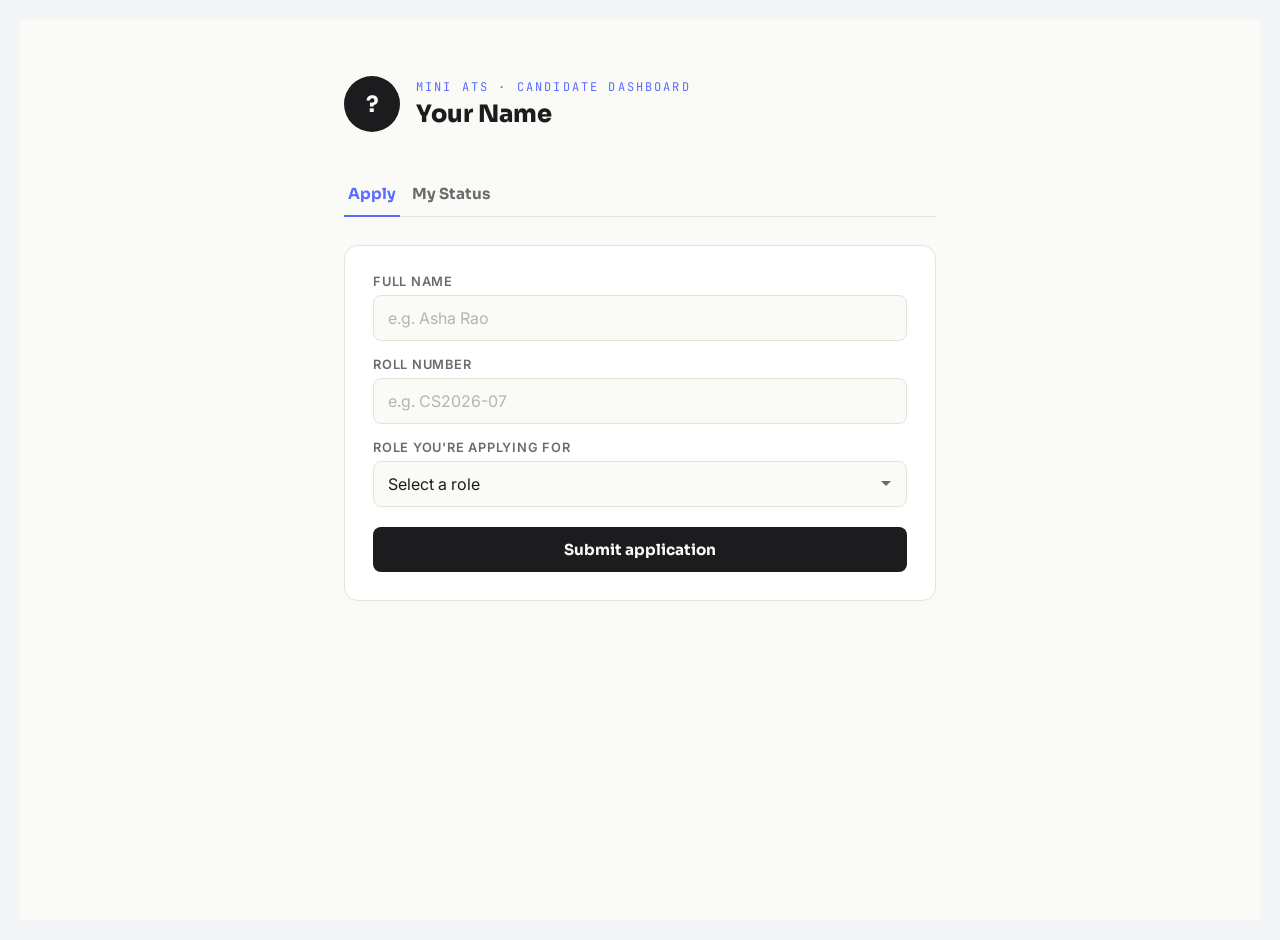
<file: templates/candidate.html>
<!DOCTYPE html>
<html lang="en">
<head>
    <meta charset="UTF-8">
    <meta name="viewport" content="width=device-width, initial-scale=1.0">
    <title>My Dashboard | Mini ATS</title>
    <link rel="preconnect" href="https://fonts.googleapis.com">
    <link rel="preconnect" href="https://fonts.gstatic.com" crossorigin>
    <link href="https://fonts.googleapis.com/css2?family=Sora:wght@400;600;700;800&family=Inter:wght@400;500;600&family=JetBrains+Mono:wght@400;500;700&display=swap" rel="stylesheet">
    <link rel="stylesheet" href="/static/style.css?v=7">
</head>
<body>
<div class="candidate-page">

    <div class="page">

        <!-- Profile header (placeholder for future login) -->
        <div class="dashboard-header">
            <div class="avatar">?</div>
            <div class="header-text">
                <p class="greeting">Mini ATS · Candidate Dashboard</p>
                <p class="name">Your Name</p>
            </div>
        </div>

        <!-- Section tabs -->
        <div class="section-tabs">
            <button class="tab-btn active" data-tab="apply">Apply</button>
            <button class="tab-btn" data-tab="status">My Status</button>
        </div>

        <!-- Apply Section -->
        <div class="tab-panel active" id="tab-apply">
            <form id="applyForm" class="lookup-form">
                <div class="field">
                    <label for="apply-name">Full name</label>
                    <input type="text" id="apply-name" name="name" placeholder="e.g. Asha Rao" required autocomplete="name">
                </div>
                <div class="field">
                    <label for="apply-roll">Roll number</label>
                    <input type="text" id="apply-roll" name="roll_number" placeholder="e.g. CS2026-07" required autocomplete="off">
                </div>
                <div class="field">
                    <label for="apply-role">Role you're applying for</label>
                    <select id="apply-role" name="role" required>
                        <option value="" disabled selected>Select a role</option>
                        <option value="Software Engineer">Software Engineer</option>
                        <option value="Frontend Developer">Frontend Developer</option>
                        <option value="Backend Developer">Backend Developer</option>
                        <option value="Data Analyst">Data Analyst</option>
                        <option value="DevOps Engineer">DevOps Engineer</option>
                    </select>
                </div>
                <button type="submit" class="submit-btn" id="applySubmitBtn">Submit application</button>
                <p class="form-error" id="applyError"></p>
                <p class="form-success" id="applySuccess"></p>
            </form>
        </div>

        <!-- Status Section -->
        <div class="tab-panel" id="tab-status">
            <form id="statusForm" class="lookup-form">
                <div class="field">
                    <label for="status-name">Full name</label>
                    <input type="text" id="status-name" name="name" placeholder="e.g. Asha Rao" required autocomplete="name">
                </div>
                <div class="field">
                    <label for="status-roll">Roll number</label>
                    <input type="text" id="status-roll" name="roll_number" placeholder="e.g. CS2026-07" required autocomplete="off">
                </div>
                <button type="submit" class="submit-btn" id="statusSubmitBtn">Check status</button>
                <p class="form-error" id="statusError"></p>
            </form>

            <div id="statusResultsWrapper" style="display:none;">
                <div class="refresh-row">
                    <p class="section-title">Your applications</p>
                    <button class="icon-btn" id="refreshBtn">Refresh</button>
                </div>
                <div id="resultsContainer"></div>
            </div>
        </div>

    </div>

</div>

<script>
    const STAGES = ['Applied', 'Interviewing', 'Technical Test', 'Offered'];
    let lastLookup = null; // remembers last { name, roll_number } for refresh

    // --- Tab switching ---
    document.querySelectorAll('.tab-btn').forEach(btn => {
        btn.addEventListener('click', () => {
            document.querySelectorAll('.tab-btn').forEach(b => b.classList.remove('active'));
            document.querySelectorAll('.tab-panel').forEach(p => p.classList.remove('active'));
            btn.classList.add('active');
            document.getElementById(`tab-${btn.dataset.tab}`).classList.add('active');
        });
    });

    // --- Apply form ---
    document.getElementById('applyForm').addEventListener('submit', async (e) => {
        e.preventDefault();
        const form = e.target;
        const btn = document.getElementById('applySubmitBtn');
        const errorEl = document.getElementById('applyError');
        const successEl = document.getElementById('applySuccess');

        errorEl.classList.remove('active');
        successEl.classList.remove('active');
        errorEl.textContent = '';
        successEl.textContent = '';
        btn.disabled = true;
        btn.textContent = 'Submitting…';

        const payload = {
            name: form.name.value,
            roll_number: form.roll_number.value,
            role: form.role.value
        };

        try {
            const res = await fetch('/api/apply', {
                method: 'POST',
                headers: { 'Content-Type': 'application/json' },
                body: JSON.stringify(payload)
            });
            const data = await res.json();

            if (!res.ok) {
                errorEl.textContent = data.error || 'Something went wrong. Please try again.';
                errorEl.classList.add('active');
            } else {
                successEl.textContent = `Application submitted for ${payload.role}. You can track its progress in "My Status".`;
                successEl.classList.add('active');
                form.reset();
            }
        } catch (err) {
            errorEl.textContent = 'Network error — please check your connection and try again.';
            errorEl.classList.add('active');
        } finally {
            btn.disabled = false;
            btn.textContent = 'Submit application';
        }
    });

    // --- Status form ---
    document.getElementById('statusForm').addEventListener('submit', async (e) => {
        e.preventDefault();
        const form = e.target;
        await fetchStatus(form.name.value, form.roll_number.value);
    });

    // --- Refresh button ---
    document.getElementById('refreshBtn').addEventListener('click', async () => {
        if (!lastLookup) return;
        await fetchStatus(lastLookup.name, lastLookup.roll_number, true);
    });

    async function fetchStatus(name, roll_number, isRefresh = false) {
        const btn = isRefresh
            ? document.getElementById('refreshBtn')
            : document.getElementById('statusSubmitBtn');
        const errorEl = document.getElementById('statusError');
        const resultsDiv = document.getElementById('resultsContainer');
        const wrapper = document.getElementById('statusResultsWrapper');

        errorEl.classList.remove('active');
        errorEl.textContent = '';
        btn.disabled = true;
        const originalText = btn.textContent;
        btn.textContent = isRefresh ? 'Refreshing…' : 'Checking…';

        try {
            const res = await fetch('/api/result', {
                method: 'POST',
                headers: { 'Content-Type': 'application/json' },
                body: JSON.stringify({ name, roll_number })
            });
            const data = await res.json();

            if (!res.ok) {
                errorEl.textContent = data.error || 'Something went wrong. Please try again.';
                errorEl.classList.add('active');
                wrapper.style.display = 'none';
            } else {
                lastLookup = { name, roll_number };
                resultsDiv.innerHTML = '';
                if (data.results.length === 0) {
                    resultsDiv.innerHTML = `
                        <div class="empty-state">
                            <div class="empty-icon">📭</div>
                            No applications found yet.
                        </div>
                    `;
                } else {
                    data.results.forEach(app => renderTicket(app, resultsDiv));
                }
                wrapper.style.display = 'block';
            }
        } catch (err) {
            errorEl.textContent = 'Network error — please check your connection and try again.';
            errorEl.classList.add('active');
        } finally {
            btn.disabled = false;
            btn.textContent = originalText;
        }
    }

    function renderTicket(app, container) {
        const ticket = document.createElement('div');
        ticket.className = 'ticket';

        const stageSlug = app.stage.toLowerCase().replace(/\s+/g, '-');
        const isRejected = app.stage === 'Rejected';
        const isOffered = app.stage === 'Offered';

        let html = `
            <div class="ticket-header">
                <div>
                    <p class="role">${escapeHtml(app.role)}</p>
                    <p class="roll">${escapeHtml(app.roll_number)}</p>
                    <p class="expand-hint">Tap for details</p>
                </div>
                <span class="status-pill s-${stageSlug}">${app.stage}</span>
            </div>
        `;

        // Determine which stage to highlight on the track.
        let activeIndex;
        if (isRejected) {
            if (app.tech_score !== null && app.tech_score !== undefined) {
                activeIndex = 2;
            } else if (app.interview_score !== null && app.interview_score !== undefined) {
                activeIndex = 1;
            } else {
                activeIndex = 0;
            }
        } else {
            activeIndex = STAGES.indexOf(app.stage);
            if (activeIndex === -1) activeIndex = 0;
        }

        html += '<div class="stage-track">';
        STAGES.forEach((stage, i) => {
            let cls = 'stage-step';
            if (i < activeIndex) cls += ' done';
            if (i === activeIndex) {
                cls += ' current';
                if (isRejected) cls += ' is-rejected';
                if (isOffered) cls += ' is-offered';
            }
            html += `
                <div class="${cls}">
                    <div class="connector"></div>
                    <div class="dot"></div>
                    <div class="label">${stage}</div>
                </div>
            `;
        });
        html += '</div>';

        html += '<div class="ticket-body">';

        if (app.interview_score !== null && app.interview_score !== undefined) {
            html += detailRow('Interview score', `${app.interview_score} / 100`);
        }

        if (app.tech_score !== null && app.tech_score !== undefined) {
            html += detailRow('Technical test score', `${app.tech_score} / 100`);
        }

        if (isRejected && app.rejection_reason) {
            html += `
                <div class="reason-box">
                    <strong>Why this didn't progress</strong>
                    ${escapeHtml(app.rejection_reason)}
                </div>
            `;
        }

        if (isOffered) {
            html += `
                <div class="offer-box">
                    <strong>Congratulations</strong>
                    You've been offered this role. Check your email for next steps.
                </div>
            `;
        }

        html += '</div>';

        ticket.innerHTML = html;

        // Click to expand/collapse details
        ticket.querySelector('.ticket-header').addEventListener('click', () => {
            ticket.classList.toggle('expanded');
        });

        container.appendChild(ticket);
    }

    function detailRow(key, val) {
        return `
            <div class="detail-row">
                <span class="key">${escapeHtml(key)}</span>
                <span class="val">${escapeHtml(String(val))}</span>
            </div>
        `;
    }

    function escapeHtml(str) {
        const div = document.createElement('div');
        div.textContent = str;
        return div.innerHTML;
    }
</script>

</body>
</html>
</file>
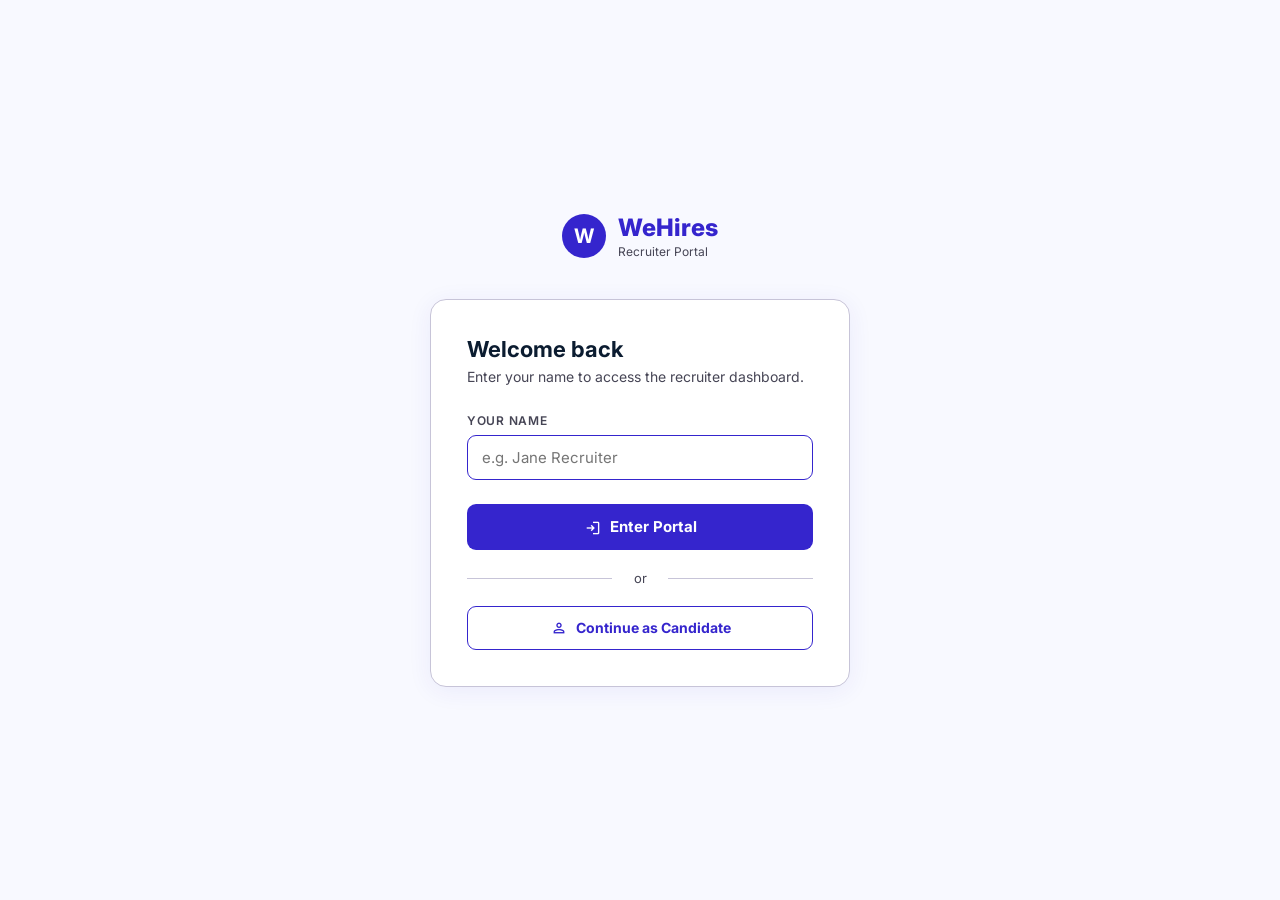
<file: templates/recruiter_login.html>
<!DOCTYPE html>
<html lang="en">
<head>
<meta charset="utf-8"/>
<meta name="viewport" content="width=device-width, initial-scale=1.0"/>
<title>Recruiter Login | WeHires</title>
<link href="https://fonts.googleapis.com/css2?family=Inter:wght@400;500;600;700;800&display=swap" rel="stylesheet"/>
<link href="https://fonts.googleapis.com/css2?family=Material+Symbols+Outlined:wght,FILL@100..700,0..1&display=swap" rel="stylesheet"/>
<style>
*{box-sizing:border-box;margin:0;padding:0}
body{font-family:'Inter',sans-serif;background:#f8f9ff;min-height:100vh;display:flex;align-items:center;justify-content:center;}
.login-wrap{width:420px;max-width:90vw;}
.brand{display:flex;align-items:center;gap:12px;margin-bottom:40px;justify-content:center;}
.brand-logo{width:44px;height:44px;border-radius:50%;background:#3525cd;color:white;display:flex;align-items:center;justify-content:center;font-size:20px;font-weight:700;}
.brand h1{font-size:24px;font-weight:800;color:#3525cd;}
.brand p{font-size:12px;color:#464555;margin-top:2px;}
.card{background:white;border-radius:16px;padding:36px;border:1px solid #c7c4d8;box-shadow:0 4px 24px rgba(53,37,205,0.07);}
.card h2{font-size:22px;font-weight:700;color:#0b1c30;margin-bottom:6px;}
.card .sub{font-size:14px;color:#464555;margin-bottom:28px;}
.field{margin-bottom:18px;}
.field label{display:block;font-size:12px;font-weight:600;color:#464555;text-transform:uppercase;letter-spacing:0.06em;margin-bottom:7px;}
.field input{width:100%;padding:12px 14px;border:1.5px solid #c7c4d8;border-radius:9px;font-family:inherit;font-size:15px;color:#0b1c30;background:#f8f9ff;transition:border-color 0.15s;}
.field input:focus{outline:none;border-color:#3525cd;background:white;}
.submit-btn{width:100%;padding:13px;background:#3525cd;color:white;border:none;border-radius:9px;font-family:inherit;font-size:15px;font-weight:700;cursor:pointer;transition:opacity 0.15s;margin-top:6px;}
.submit-btn:hover{opacity:0.9;}
.divider{text-align:center;color:#464555;font-size:13px;margin:20px 0;position:relative;}
.divider::before,.divider::after{content:'';position:absolute;top:50%;width:42%;height:1px;background:#c7c4d8;}
.divider::before{left:0}.divider::after{right:0}
.guest-btn{width:100%;padding:12px;background:white;color:#3525cd;border:1.5px solid #3525cd;border-radius:9px;font-family:inherit;font-size:14px;font-weight:700;cursor:pointer;display:flex;align-items:center;justify-content:center;gap:8px;transition:background 0.15s;text-decoration:none;}
.guest-btn:hover{background:#f8f9ff;}
.material-symbols-outlined{vertical-align:middle;line-height:1;}
</style>
</head>
<body>
<div class="login-wrap">
    <div class="brand">
        <div class="brand-logo">W</div>
        <div><h1>WeHires</h1><p>Recruiter Portal</p></div>
    </div>
    <div class="card">
        <h2>Welcome back</h2>
        <p class="sub">Enter your name to access the recruiter dashboard.</p>
        <form method="POST" action="/login">
            <div class="field">
                <label>Your Name</label>
                <input type="text" name="name" placeholder="e.g. Jane Recruiter" required autofocus>
            </div>
            <button type="submit" class="submit-btn">
                <span class="material-symbols-outlined" style="font-size:18px;margin-right:4px">login</span>
                Enter Portal
            </button>
        </form>
        <div class="divider">or</div>
        <a href="/candidate" class="guest-btn">
            <span class="material-symbols-outlined" style="font-size:18px">person</span>
            Continue as Candidate
        </a>
    </div>
</div>
</body>
</html>
</file>
<file: static/style.css>
body {
    font-family: Arial, sans-serif;
    background-color: #f4f5f7;
    margin: 0;
    padding: 20px;
}

header {
    margin-bottom: 20px;
}

.board {
    display: flex;
    gap: 20px;
    align-items: flex-start;
    overflow-x: auto;
}

.column {
    background-color: #ebecf0;
    border-radius: 8px;
    width: 250px;
    padding: 15px;
    box-sizing: border-box;
    box-shadow: 0 1px 3px rgba(0,0,0,0.12);
}

.column h2 {
    font-size: 1.1rem;
    margin-top: 0;
    color: #172b4d;
}

.card-container {
    min-height: 400px;
    background-color: rgba(255, 255, 255, 0.3);
    border-radius: 4px;
    padding: 5px;
}

.candidate-card {
    background-color: #fff;
    border-radius: 4px;
    padding: 12px;
    margin-bottom: 10px;
    box-shadow: 0 1px 2px rgba(0,0,0,0.1);
    cursor: grab;
}

.candidate-card:active {
    cursor: grabbing;
}

/* Stage-based color accents */
.candidate-card.stage-applied {
    border-left: 5px solid #94a3b8; /* grey */
}

.candidate-card.stage-interviewing {
    border-left: 5px solid #3b82f6; /* blue */
}

.candidate-card.stage-technical-test {
    border-left: 5px solid #f59e0b; /* amber */
}

.candidate-card.stage-offered {
    border-left: 5px solid #22c55e; /* green */
}

.candidate-card.stage-rejected {
    border-left: 5px solid #ef4444; /* red */
}

/* Grayed out layout for Locked/Rejected candidates */
.candidate-card.locked-card {
    background-color: #e2e8f0;
    border-left: 5px solid #ef4444;
    cursor: not-allowed;
    opacity: 0.7;
}

.score-tag {
    display: inline-block;
    background-color: #e0f2fe;
    color: #0369a1;
    padding: 2px 6px;
    border-radius: 4px;
    font-size: 0.8rem;
    margin-top: 5px;
}

/* Score Input Modal */
.modal-overlay {
    display: none;
    position: fixed;
    top: 0;
    left: 0;
    width: 100%;
    height: 100%;
    background-color: rgba(0, 0, 0, 0.5);
    z-index: 1000;
    align-items: center;
    justify-content: center;
}

.modal-overlay.active {
    display: flex;
}

.modal-card {
    background-color: #fff;
    border-radius: 8px;
    padding: 24px 28px;
    width: 320px;
    max-width: 90%;
    box-shadow: 0 4px 16px rgba(0,0,0,0.2);
}

.modal-card h3 {
    margin-top: 0;
    margin-bottom: 8px;
    color: #172b4d;
}

.modal-card p {
    margin: 0 0 12px 0;
    color: #44546f;
    font-size: 0.9rem;
}

.modal-card input {
    width: 100%;
    padding: 10px;
    font-size: 1rem;
    border: 1px solid #ccc;
    border-radius: 4px;
    box-sizing: border-box;
}

.modal-card input:focus {
    outline: none;
    border-color: #0052cc;
}

.modal-error {
    color: #b91c1c;
    font-size: 0.85rem;
    min-height: 1.2em;
    margin: 6px 0 0 0;
}

.modal-actions {
    display: flex;
    justify-content: flex-end;
    gap: 10px;
    margin-top: 16px;
}

.modal-btn {
    padding: 8px 16px;
    border-radius: 4px;
    border: none;
    font-size: 0.9rem;
    cursor: pointer;
}

.modal-btn-primary {
    background-color: #0052cc;
    color: #fff;
}

.modal-btn-primary:hover {
    background-color: #0747a6;
}

.modal-btn-secondary {
    background-color: #ebecf0;
    color: #172b4d;
}

.modal-btn-secondary:hover {
    background-color: #dcdfe6;
}

/* Error Modal */
.modal-card-error {
    border-top: 4px solid #ef4444;
}

.modal-card-error h3 {
    color: #b91c1c;
}

.modal-card-error p {
    color: #44546f;
    margin-bottom: 0;
}

/* Rejection Modal */
.modal-card-rejection {
    border-top: 4px solid #f59e0b;
}

.modal-card-rejection h3 {
    color: #92400e;
}

.modal-card-rejection p {
    color: #44546f;
    margin-bottom: 0;
}

/* Candidate Detail Modal */
.detail-body p {
    margin: 6px 0;
    font-size: 0.95rem;
    color: #172b4d;
}

.detail-body .detail-label {
    font-weight: bold;
    color: #44546f;
}

.detail-body .rejection-reason {
    margin-top: 10px;
    padding: 8px 10px;
    background-color: #fef2f2;
    border-left: 4px solid #ef4444;
    border-radius: 4px;
    color: #991b1b;
    font-size: 0.9rem;
}
/* =========================================================
   Result / Status Lookup Page (.candidate-page)
   Self-contained design system — scoped to avoid clashing
   with the board styles above.
   ========================================================= */

.candidate-page {
    --cp-bg: #FAFAF7;
    --cp-ink: #1C1C1E;
    --cp-ink-soft: #6B6B6F;
    --cp-line: #E5E2D9;
    --cp-indigo: #5B6CFF;
    --cp-green: #1E9E64;
    --cp-red: #D14343;
    --cp-card: #FFFFFF;

    margin: 0;
    background-color: var(--cp-bg);
    color: var(--cp-ink);
    font-family: 'Inter', sans-serif;
    min-height: 100vh;
}

.candidate-page * {
    box-sizing: border-box;
}

.candidate-page .page {
    max-width: 640px;
    margin: 0 auto;
    padding: 56px 24px 80px;
}

.candidate-page .eyebrow {
    font-family: 'JetBrains Mono', monospace;
    font-size: 0.75rem;
    letter-spacing: 0.18em;
    text-transform: uppercase;
    color: var(--cp-indigo);
    margin: 0 0 8px 0;
}

.candidate-page h1 {
    font-family: 'Sora', sans-serif;
    font-weight: 800;
    font-size: 2.1rem;
    line-height: 1.15;
    margin: 0 0 6px 0;
    letter-spacing: -0.01em;
}

.candidate-page .subtitle {
    color: var(--cp-ink-soft);
    font-size: 0.98rem;
    margin: 0 0 36px 0;
    max-width: 46ch;
}

/* --- Lookup Form --- */
.candidate-page .lookup-form {
    background-color: var(--cp-card);
    border: 1px solid var(--cp-line);
    border-radius: 14px;
    padding: 28px;
    display: flex;
    flex-direction: column;
    gap: 16px;
}

.candidate-page .field {
    display: flex;
    flex-direction: column;
    gap: 6px;
}

.candidate-page .field label {
    font-size: 0.8rem;
    font-weight: 600;
    color: var(--cp-ink-soft);
    text-transform: uppercase;
    letter-spacing: 0.06em;
}

.candidate-page .field input {
    font-family: 'Inter', sans-serif;
    font-size: 1rem;
    padding: 12px 14px;
    border: 1.5px solid var(--cp-line);
    border-radius: 8px;
    background-color: var(--cp-bg);
    color: var(--cp-ink);
    transition: border-color 0.15s ease;
}

.candidate-page .field input:focus {
    outline: none;
    border-color: var(--cp-indigo);
}

.candidate-page .field input::placeholder {
    color: #B7B4AA;
}

.candidate-page .submit-btn {
    font-family: 'Sora', sans-serif;
    font-weight: 700;
    font-size: 0.95rem;
    background-color: var(--cp-ink);
    color: var(--cp-bg);
    border: none;
    border-radius: 8px;
    padding: 13px 20px;
    cursor: pointer;
    transition: background-color 0.15s ease, transform 0.1s ease;
    margin-top: 4px;
}

.candidate-page .submit-btn:hover { background-color: var(--cp-indigo); }
.candidate-page .submit-btn:active { transform: scale(0.98); }
.candidate-page .submit-btn:disabled { opacity: 0.6; cursor: wait; }

.candidate-page .form-error {
    font-size: 0.9rem;
    color: var(--cp-red);
    font-weight: 500;
    display: none;
}

.candidate-page .form-error.active { display: block; }

/* --- Results --- */
.candidate-page #resultsContainer {
    margin-top: 32px;
    display: flex;
    flex-direction: column;
    gap: 24px;
}

.candidate-page .ticket {
    background-color: var(--cp-card);
    border: 1px solid var(--cp-line);
    border-radius: 14px;
    overflow: hidden;
    animation: candidate-page-rise 0.4s ease-out;
}

@keyframes candidate-page-rise {
    from { opacity: 0; transform: translateY(8px); }
    to { opacity: 1; transform: translateY(0); }
}

.candidate-page .ticket-header {
    padding: 22px 26px;
    border-bottom: 1px dashed var(--cp-line);
    display: flex;
    justify-content: space-between;
    align-items: flex-start;
    gap: 16px;
}

.candidate-page .ticket-header .role {
    font-family: 'Sora', sans-serif;
    font-weight: 700;
    font-size: 1.25rem;
    margin: 0 0 4px 0;
}

.candidate-page .ticket-header .roll {
    font-family: 'JetBrains Mono', monospace;
    font-size: 0.8rem;
    color: var(--cp-ink-soft);
    letter-spacing: 0.03em;
}

.candidate-page .status-pill {
    font-family: 'JetBrains Mono', monospace;
    font-size: 0.75rem;
    font-weight: 700;
    letter-spacing: 0.08em;
    text-transform: uppercase;
    padding: 6px 12px;
    border-radius: 100px;
    white-space: nowrap;
    flex-shrink: 0;
}

.candidate-page .status-pill.s-applied { background-color: #EEEDE9; color: var(--cp-ink-soft); }
.candidate-page .status-pill.s-interviewing,
.candidate-page .status-pill.s-technical-test { background-color: #EAEBFF; color: var(--cp-indigo); }
.candidate-page .status-pill.s-offered { background-color: #E5F6ED; color: var(--cp-green); }
.candidate-page .status-pill.s-rejected { background-color: #FBEAEA; color: var(--cp-red); }

/* --- Stage Track --- */
.candidate-page .stage-track {
    padding: 24px 26px 8px;
    display: flex;
    align-items: center;
}

.candidate-page .stage-step {
    display: flex;
    flex-direction: column;
    align-items: center;
    flex: 1;
    position: relative;
    text-align: center;
}

.candidate-page .stage-step .dot {
    width: 14px;
    height: 14px;
    border-radius: 50%;
    background-color: var(--cp-line);
    border: 2px solid var(--cp-line);
    z-index: 2;
    transition: all 0.2s ease;
}

.candidate-page .stage-step.done .dot {
    background-color: var(--cp-indigo);
    border-color: var(--cp-indigo);
}

.candidate-page .stage-step.current .dot {
    background-color: var(--cp-indigo);
    border-color: var(--cp-indigo);
    box-shadow: 0 0 0 4px rgba(91, 108, 255, 0.18);
}

.candidate-page .stage-step.current.is-rejected .dot {
    background-color: var(--cp-red);
    border-color: var(--cp-red);
    box-shadow: 0 0 0 4px rgba(209, 67, 67, 0.18);
}

.candidate-page .stage-step.current.is-offered .dot {
    background-color: var(--cp-green);
    border-color: var(--cp-green);
    box-shadow: 0 0 0 4px rgba(30, 158, 100, 0.18);
}

.candidate-page .stage-step .connector {
    position: absolute;
    top: 6px;
    left: 50%;
    width: 100%;
    height: 2px;
    background-color: var(--cp-line);
    z-index: 1;
}

.candidate-page .stage-step:last-child .connector { display: none; }

.candidate-page .stage-step.done .connector { background-color: var(--cp-indigo); }

.candidate-page .stage-step .label {
    margin-top: 10px;
    font-size: 0.7rem;
    font-weight: 600;
    color: var(--cp-ink-soft);
    letter-spacing: 0.02em;
}

.candidate-page .stage-step.done .label,
.candidate-page .stage-step.current .label { color: var(--cp-ink); }

/* --- Detail rows --- */
.candidate-page .ticket-body { padding: 4px 26px 24px; }

.candidate-page .detail-row {
    display: flex;
    justify-content: space-between;
    align-items: center;
    padding: 10px 0;
    border-bottom: 1px solid var(--cp-line);
    font-size: 0.92rem;
}

.candidate-page .detail-row:last-child { border-bottom: none; }
.candidate-page .detail-row .key { color: var(--cp-ink-soft); }
.candidate-page .detail-row .val { font-family: 'JetBrains Mono', monospace; font-weight: 500; }

.candidate-page .reason-box {
    margin-top: 14px;
    padding: 14px 16px;
    background-color: #FBEAEA;
    border-radius: 10px;
    font-size: 0.9rem;
    color: #8A2A2A;
    line-height: 1.5;
}

.candidate-page .reason-box strong {
    display: block;
    font-family: 'Sora', sans-serif;
    font-size: 0.8rem;
    letter-spacing: 0.06em;
    text-transform: uppercase;
    margin-bottom: 4px;
    color: var(--cp-red);
}

.candidate-page .offer-box {
    margin-top: 14px;
    padding: 14px 16px;
    background-color: #E5F6ED;
    border-radius: 10px;
    font-size: 0.9rem;
    color: #14633F;
    line-height: 1.5;
}

.candidate-page .offer-box strong {
    display: block;
    font-family: 'Sora', sans-serif;
    font-size: 0.8rem;
    letter-spacing: 0.06em;
    text-transform: uppercase;
    margin-bottom: 4px;
    color: var(--cp-green);
}

@media (max-width: 480px) {
    .candidate-page .page { padding: 40px 18px 60px; }
    .candidate-page h1 { font-size: 1.7rem; }
    .candidate-page .ticket-header { flex-direction: column; }
    .candidate-page .status-pill { align-self: flex-start; }
    .candidate-page .stage-step .label { display: none; }
}

/* --- Dashboard additions for candidate.html --- */

.candidate-page .dashboard-header {
    display: flex;
    align-items: center;
    gap: 16px;
    margin-bottom: 40px;
}

.candidate-page .avatar {
    width: 56px;
    height: 56px;
    border-radius: 50%;
    background-color: var(--cp-ink);
    color: var(--cp-bg);
    display: flex;
    align-items: center;
    justify-content: center;
    font-family: 'Sora', sans-serif;
    font-weight: 700;
    font-size: 1.4rem;
    flex-shrink: 0;
}

.candidate-page .header-text .greeting {
    font-family: 'JetBrains Mono', monospace;
    font-size: 0.75rem;
    letter-spacing: 0.18em;
    text-transform: uppercase;
    color: var(--cp-indigo);
    margin: 0 0 4px 0;
}

.candidate-page .header-text .name {
    font-family: 'Sora', sans-serif;
    font-weight: 800;
    font-size: 1.5rem;
    color: var(--cp-ink);
    margin: 0;
}

/* --- Section tabs --- */
.candidate-page .section-tabs {
    display: flex;
    gap: 8px;
    margin-bottom: 28px;
    border-bottom: 1px solid var(--cp-line);
}

.candidate-page .tab-btn {
    font-family: 'Sora', sans-serif;
    font-weight: 700;
    font-size: 0.95rem;
    background: none;
    border: none;
    padding: 12px 4px;
    color: var(--cp-ink-soft);
    cursor: pointer;
    border-bottom: 2px solid transparent;
    margin-bottom: -1px;
    transition: color 0.15s ease, border-color 0.15s ease;
}

.candidate-page .tab-btn:hover {
    color: var(--cp-ink);
}

.candidate-page .tab-btn.active {
    color: var(--cp-indigo);
    border-bottom-color: var(--cp-indigo);
}

.candidate-page .tab-panel {
    display: none;
}

.candidate-page .tab-panel.active {
    display: block;
    animation: candidate-page-rise 0.35s ease-out;
}

/* --- Apply form select --- */
.candidate-page .field select {
    font-family: 'Inter', sans-serif;
    font-size: 1rem;
    padding: 12px 14px;
    border: 1.5px solid var(--cp-line);
    border-radius: 8px;
    background-color: var(--cp-bg);
    color: var(--cp-ink);
    transition: border-color 0.15s ease;
    appearance: none;
    background-image: url("data:image/svg+xml,%3Csvg xmlns='http://www.w3.org/2000/svg' width='12' height='8' viewBox='0 0 12 8'%3E%3Cpath fill='%236B6B6F' d='M1 1l5 5 5-5'/%3E%3C/svg%3E");
    background-repeat: no-repeat;
    background-position: right 14px center;
}

.candidate-page .field select:focus {
    outline: none;
    border-color: var(--cp-indigo);
}

/* --- Success message --- */
.candidate-page .form-success {
    font-size: 0.9rem;
    color: var(--cp-green);
    font-weight: 500;
    display: none;
}

.candidate-page .form-success.active {
    display: block;
}

/* --- Empty state for status section --- */
.candidate-page .empty-state {
    text-align: center;
    padding: 48px 24px;
    color: var(--cp-ink-soft);
    font-size: 0.95rem;
}

.candidate-page .empty-state .empty-icon {
    font-size: 2rem;
    margin-bottom: 8px;
}

/* --- Refresh button --- */
.candidate-page .refresh-row {
    display: flex;
    justify-content: space-between;
    align-items: center;
    margin-bottom: 16px;
}

.candidate-page .refresh-row .section-title {
    font-family: 'Sora', sans-serif;
    font-weight: 700;
    font-size: 1.1rem;
    margin: 0;
}

.candidate-page .icon-btn {
    background: none;
    border: 1px solid var(--cp-line);
    border-radius: 8px;
    padding: 8px 14px;
    font-family: 'Inter', sans-serif;
    font-size: 0.85rem;
    font-weight: 500;
    color: var(--cp-ink-soft);
    cursor: pointer;
    transition: all 0.15s ease;
}

.candidate-page .icon-btn:hover {
    border-color: var(--cp-indigo);
    color: var(--cp-indigo);
}

.candidate-page .icon-btn:disabled {
    opacity: 0.6;
    cursor: wait;
}

/* --- Ticket interactivity --- */
.candidate-page .ticket {
    cursor: pointer;
    transition: box-shadow 0.2s ease, transform 0.15s ease;
}

.candidate-page .ticket:hover {
    box-shadow: 0 4px 16px rgba(0,0,0,0.06);
    transform: translateY(-1px);
}

.candidate-page .ticket-body {
    display: none;
}

.candidate-page .ticket.expanded .ticket-body {
    display: block;
    animation: candidate-page-rise 0.25s ease-out;
}

.candidate-page .ticket-header {
    cursor: pointer;
    position: relative;
}

.candidate-page .expand-hint {
    font-family: 'JetBrains Mono', monospace;
    font-size: 0.7rem;
    color: var(--cp-ink-soft);
    text-transform: uppercase;
    letter-spacing: 0.08em;
    margin-top: 2px;
}

@media (max-width: 480px) {
    .candidate-page .dashboard-header { gap: 12px; }
    .candidate-page .header-text .name { font-size: 1.2rem; }
    .candidate-page .section-tabs { gap: 4px; overflow-x: auto; }
}
</file>
